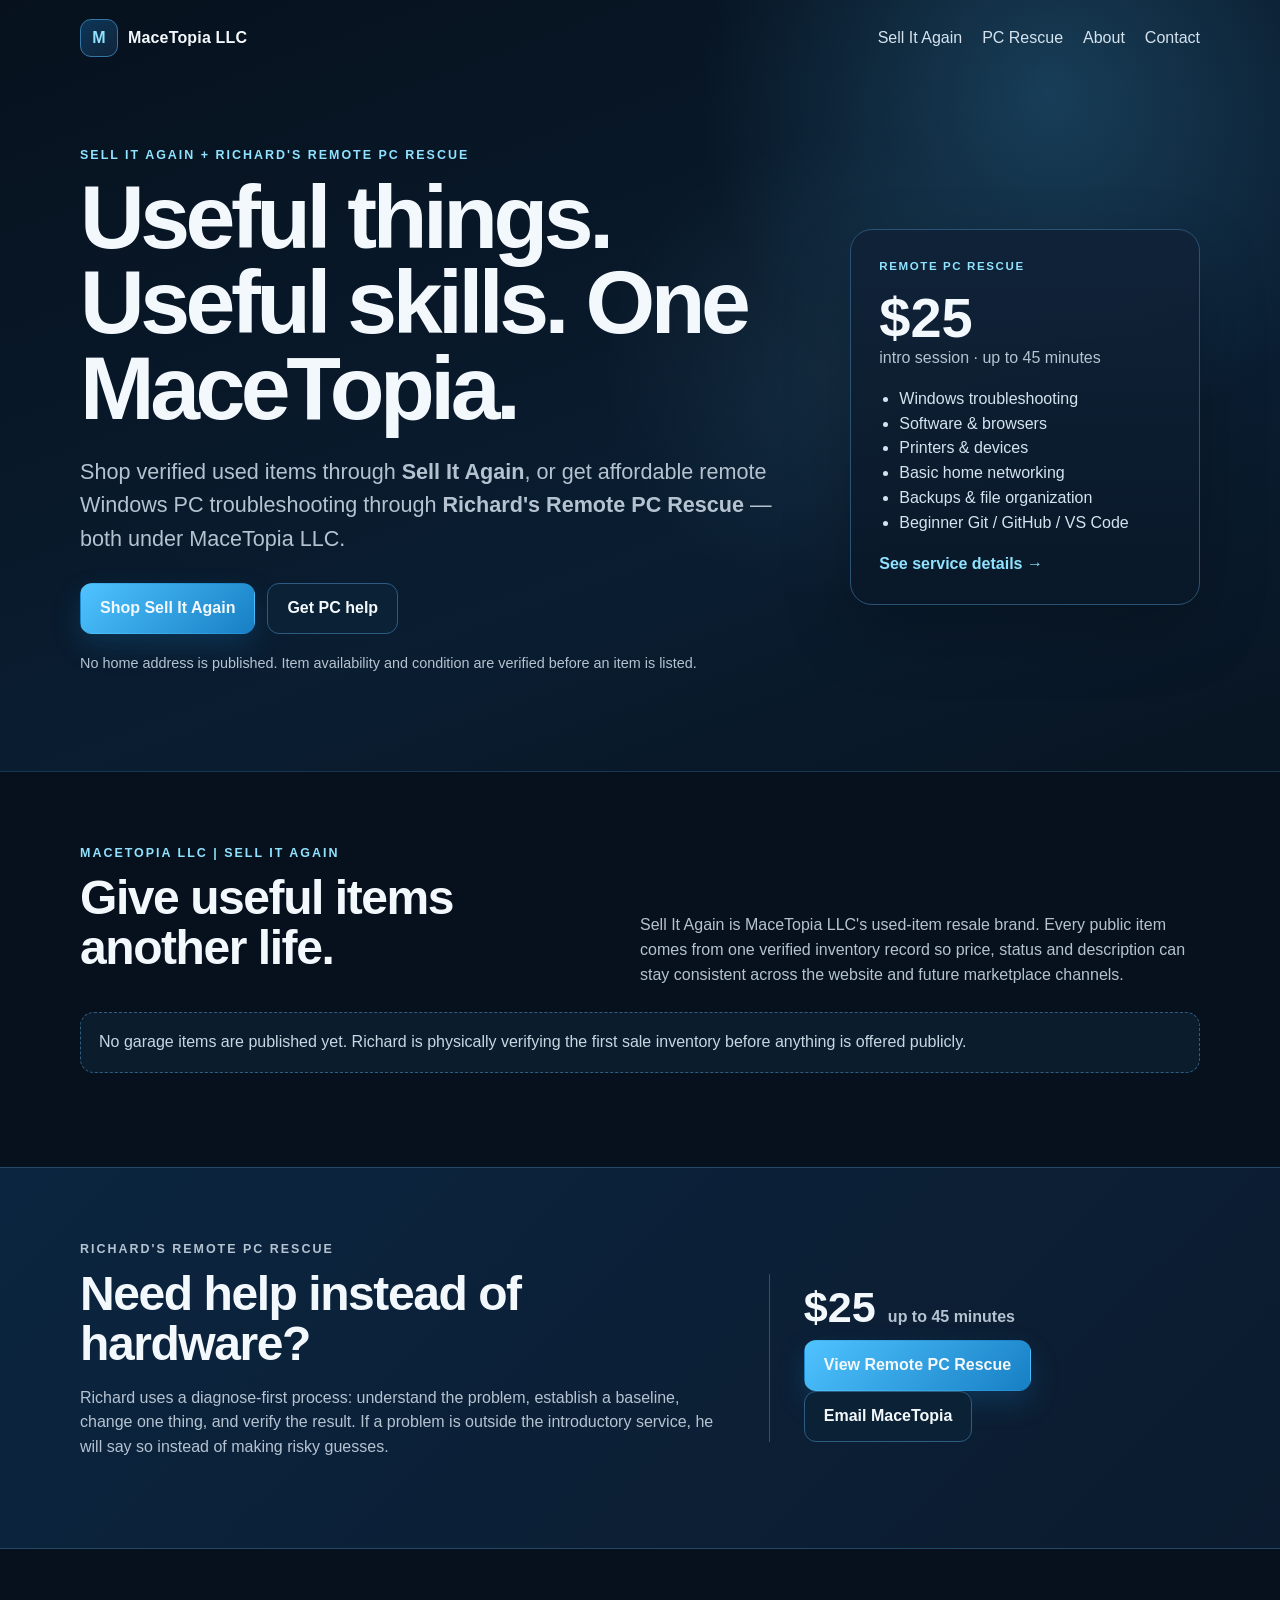
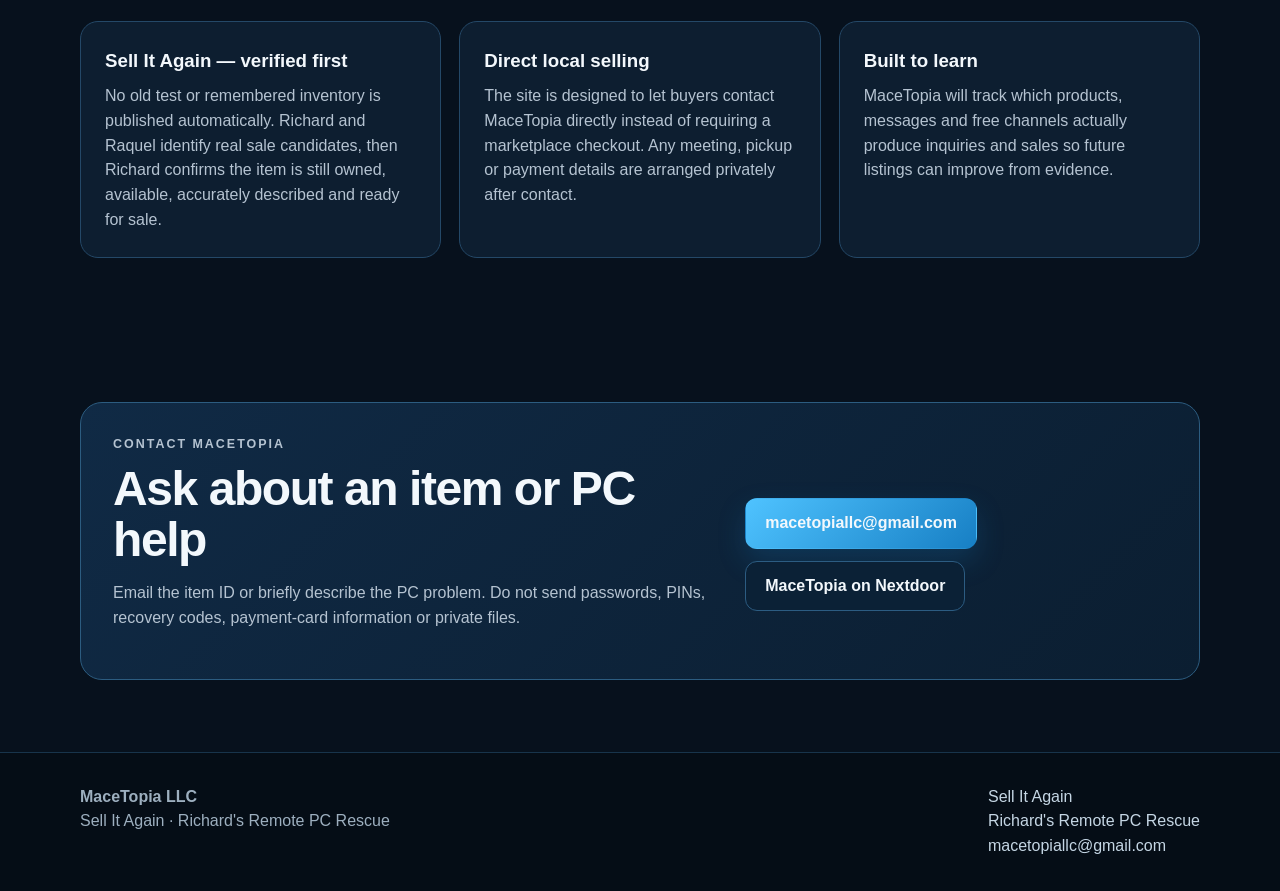
<file: macetopia/index.html>
<!doctype html>
<html lang="en">
<head>
  <meta charset="utf-8">
  <meta name="viewport" content="width=device-width,initial-scale=1">
  <meta name="description" content="MaceTopia LLC — home of Sell It Again for verified used-item sales and Richard's Remote PC Rescue for affordable Windows PC help.">
  <meta name="theme-color" content="#081523">
  <title>MaceTopia LLC | Sell It Again + Richard's Remote PC Rescue</title>
  <link rel="stylesheet" href="./styles.css">
</head>
<body>
<header class="hero">
  <nav class="nav wrap" aria-label="Primary navigation">
    <a class="brand" href="./"><span class="mark">M</span><span>MaceTopia LLC</span></a>
    <div class="links">
      <a href="../sell-it-again/">Sell It Again</a>
      <a href="#services">PC Rescue</a>
      <a href="#about">About</a>
      <a href="#contact">Contact</a>
    </div>
  </nav>

  <div class="wrap hero-grid">
    <div>
      <p class="eyebrow">SELL IT AGAIN + RICHARD'S REMOTE PC RESCUE</p>
      <h1>Useful things. Useful skills. One MaceTopia.</h1>
      <p class="lead">Shop verified used items through <strong>Sell It Again</strong>, or get affordable remote Windows PC troubleshooting through <strong>Richard's Remote PC Rescue</strong> — both under MaceTopia LLC.</p>
      <div class="actions">
        <a class="btn primary" href="../sell-it-again/">Shop Sell It Again</a>
        <a class="btn secondary" href="../remote-pc-rescue/">Get PC help</a>
      </div>
      <p class="small">No home address is published. Item availability and condition are verified before an item is listed.</p>
    </div>
    <aside class="hero-card">
      <div class="hero-card-label">REMOTE PC RESCUE</div>
      <div class="price">$25</div>
      <div class="muted">intro session · up to 45 minutes</div>
      <ul>
        <li>Windows troubleshooting</li>
        <li>Software & browsers</li>
        <li>Printers & devices</li>
        <li>Basic home networking</li>
        <li>Backups & file organization</li>
        <li>Beginner Git / GitHub / VS Code</li>
      </ul>
      <a class="text-link" href="../remote-pc-rescue/">See service details →</a>
    </aside>
  </div>
</header>

<main>
  <section id="shop" class="section wrap">
    <div class="section-head">
      <div>
        <p class="eyebrow">MACETOPIA LLC | SELL IT AGAIN</p>
        <h2>Give useful items another life.</h2>
      </div>
      <p class="section-note">Sell It Again is MaceTopia LLC's used-item resale brand. Every public item comes from one verified inventory record so price, status and description can stay consistent across the website and future marketplace channels.</p>
    </div>

    <div id="inventory-status" class="notice">Loading current inventory…</div>
    <div id="inventory-grid" class="inventory-grid" aria-live="polite"></div>
  </section>

  <section id="services" class="section service-band">
    <div class="wrap service-grid">
      <div>
        <p class="eyebrow">RICHARD'S REMOTE PC RESCUE</p>
        <h2>Need help instead of hardware?</h2>
        <p>Richard uses a diagnose-first process: understand the problem, establish a baseline, change one thing, and verify the result. If a problem is outside the introductory service, he will say so instead of making risky guesses.</p>
      </div>
      <div class="service-action">
        <div class="big">$25 <span>up to 45 minutes</span></div>
        <a class="btn primary" href="../remote-pc-rescue/">View Remote PC Rescue</a>
        <a class="btn secondary" href="https://mail.google.com/mail/?view=cm&amp;fs=1&amp;to=macetopiallc%40gmail.com&amp;su=Remote%20PC%20Rescue%20Request">Email MaceTopia</a>
      </div>
    </div>
  </section>

  <section id="about" class="section wrap">
    <div class="three">
      <article class="info-card">
        <h3>Sell It Again — verified first</h3>
        <p>No old test or remembered inventory is published automatically. Richard and Raquel identify real sale candidates, then Richard confirms the item is still owned, available, accurately described and ready for sale.</p>
      </article>
      <article class="info-card">
        <h3>Direct local selling</h3>
        <p>The site is designed to let buyers contact MaceTopia directly instead of requiring a marketplace checkout. Any meeting, pickup or payment details are arranged privately after contact.</p>
      </article>
      <article class="info-card">
        <h3>Built to learn</h3>
        <p>MaceTopia will track which products, messages and free channels actually produce inquiries and sales so future listings can improve from evidence.</p>
      </article>
    </div>
  </section>

  <section id="contact" class="section wrap">
    <div class="contact">
      <div>
        <p class="eyebrow">CONTACT MACETOPIA</p>
        <h2>Ask about an item or PC help</h2>
        <p>Email the item ID or briefly describe the PC problem. Do not send passwords, PINs, recovery codes, payment-card information or private files.</p>
      </div>
      <div class="actions">
        <a class="btn primary" href="https://mail.google.com/mail/?view=cm&amp;fs=1&amp;to=macetopiallc%40gmail.com&amp;su=MaceTopia%20Inquiry">macetopiallc@gmail.com</a>
        <a class="btn secondary" href="https://nextdoor.com/page/macetopia-llc-richards-remote-pc-rescue-murray-ut/" target="_blank" rel="noopener">MaceTopia on Nextdoor</a>
      </div>
    </div>
  </section>
</main>

<footer>
  <div class="wrap footer">
    <div><strong>MaceTopia LLC</strong><br><span>Sell It Again · Richard's Remote PC Rescue</span></div>
    <div><a href="../sell-it-again/">Sell It Again</a><br><a href="../remote-pc-rescue/">Richard's Remote PC Rescue</a><br><a href="https://mail.google.com/mail/?view=cm&amp;fs=1&amp;to=macetopiallc%40gmail.com&amp;su=MaceTopia%20Inquiry">macetopiallc@gmail.com</a></div>
  </div>
</footer>
<script src="./app.js"></script>
</body>
</html>
</file>
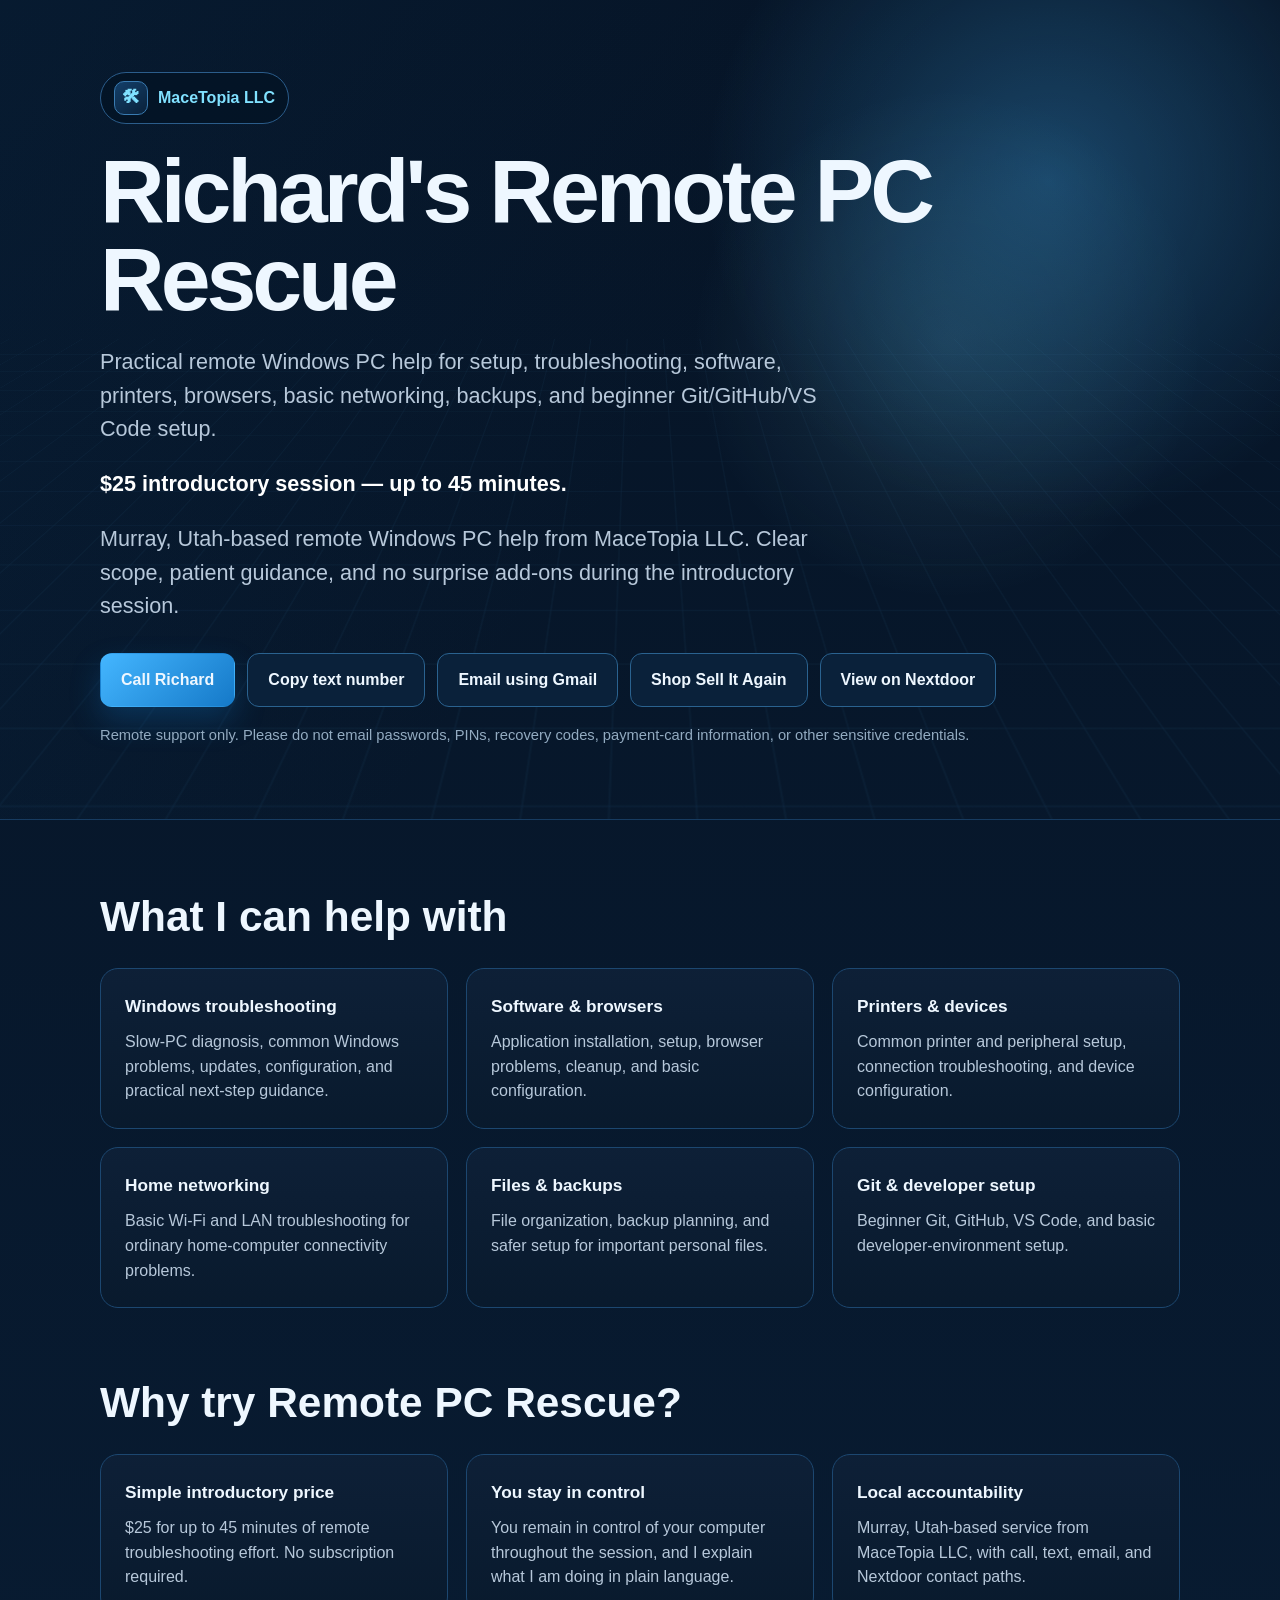
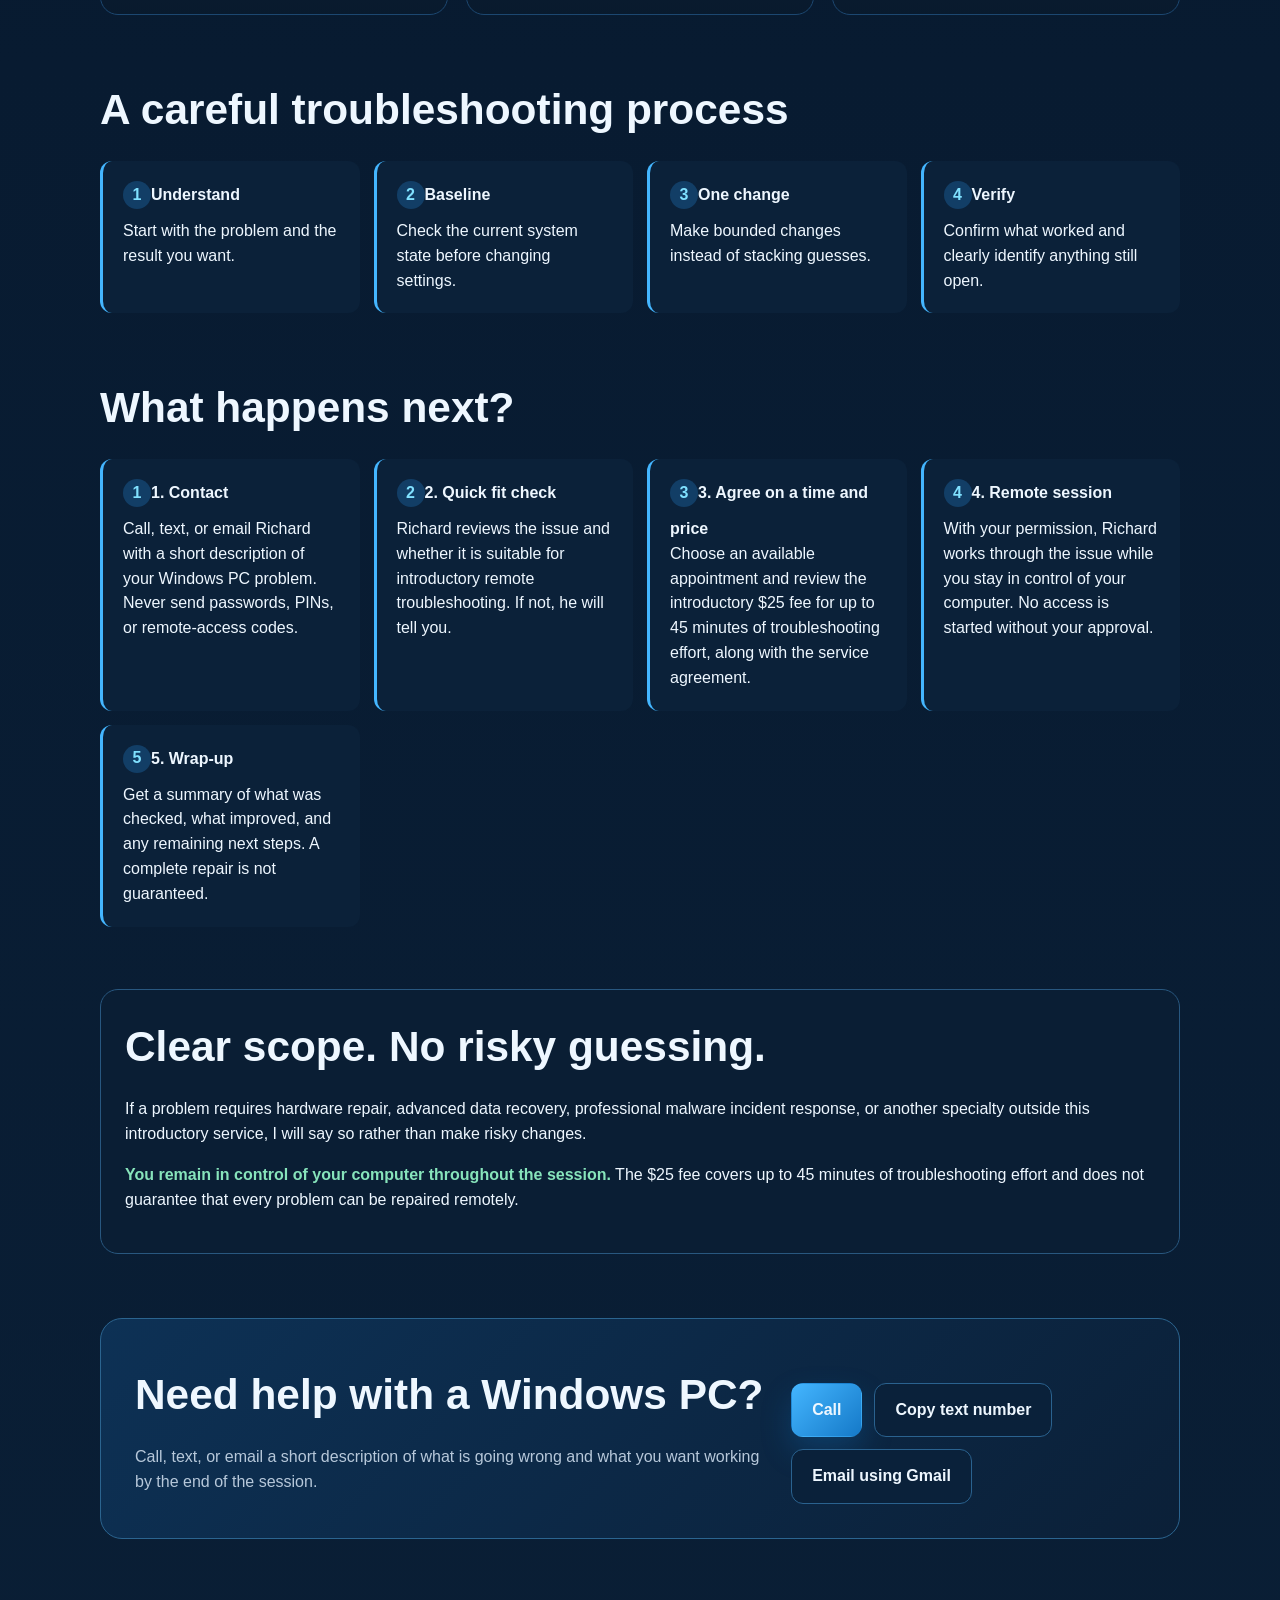
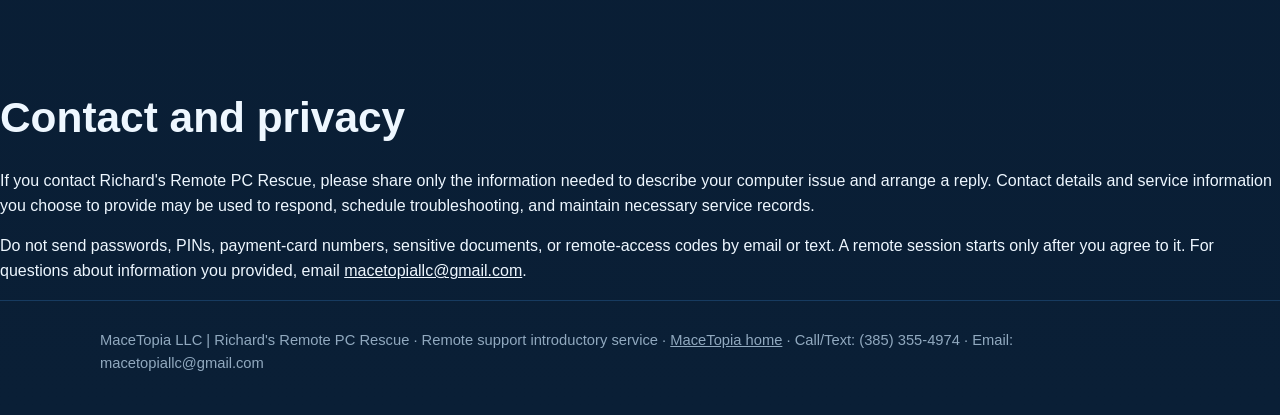
<file: remote-pc-rescue/index.html>
<!doctype html>
<html lang="en">
<head>
  <meta charset="utf-8">
  <meta name="viewport" content="width=device-width,initial-scale=1">
  <meta name="description" content="Richard's Remote PC Rescue — affordable remote Windows PC troubleshooting and setup from MaceTopia LLC.">
  <meta name="theme-color" content="#071b33">
  <title>Richard's Remote PC Rescue | MaceTopia LLC</title>
  <style>
    :root{--bg:#061426;--bg2:#0b2747;--card:#0e2037;--line:#1f4b78;--text:#eef7ff;--muted:#b7c8da;--accent:#44b6ff;--accent2:#80e1ff;--good:#87e4bb}
    *{box-sizing:border-box}
    html{scroll-behavior:smooth}
    body{margin:0;font-family:Inter,Segoe UI,Arial,sans-serif;background:linear-gradient(180deg,var(--bg),#081b31 46%,#0a1f36);color:var(--text);line-height:1.55}
    a{color:inherit}
    .wrap{width:min(1080px,92vw);margin:auto}
    header{min-height:66vh;display:grid;align-items:center;position:relative;overflow:hidden;border-bottom:1px solid #173b60}
    header:before{content:"";position:absolute;inset:0;background:
      radial-gradient(circle at 82% 22%,rgba(68,182,255,.30),transparent 28%),
      radial-gradient(circle at 74% 42%,rgba(128,225,255,.14),transparent 24%),
      linear-gradient(125deg,rgba(13,64,106,.15),transparent 52%);}
    header:after{content:"";position:absolute;inset:-20%;background-image:linear-gradient(rgba(68,182,255,.055) 1px,transparent 1px),linear-gradient(90deg,rgba(68,182,255,.055) 1px,transparent 1px);background-size:44px 44px;transform:perspective(700px) rotateX(60deg) translateY(35%);opacity:.7}
    .hero{position:relative;z-index:1;padding:72px 0}
    .brand{display:inline-flex;gap:10px;align-items:center;padding:8px 13px;border:1px solid #2b5d8b;border-radius:999px;background:rgba(3,18,34,.62);color:var(--accent2);font-weight:700}
    .mark{width:34px;height:34px;border-radius:10px;display:grid;place-items:center;background:linear-gradient(145deg,#133f69,#0a213a);border:1px solid #397bb1;font-size:18px}
    h1{font-size:clamp(2.5rem,7vw,5.8rem);line-height:.98;letter-spacing:-.045em;margin:24px 0 20px;max-width:900px}
    .sub{font-size:clamp(1.08rem,2.2vw,1.35rem);color:var(--muted);max-width:760px}
    .price{color:#fff;font-weight:800}
    .actions{display:flex;flex-wrap:wrap;gap:12px;margin-top:30px}
    .btn{display:inline-flex;align-items:center;justify-content:center;padding:14px 20px;border-radius:12px;text-decoration:none;font-weight:800;border:1px solid transparent}
    .primary{background:linear-gradient(135deg,var(--accent),#1579c8);box-shadow:0 14px 30px rgba(18,125,204,.26)}
    .secondary{border-color:#2a628f;background:#0a213a}
    .note{font-size:.92rem;color:#93abc1;margin-top:17px}
    main{padding:64px 0 84px}
    h2{font-size:clamp(1.8rem,4vw,2.65rem);margin:0 0 18px}
    .grid{display:grid;grid-template-columns:repeat(3,1fr);gap:18px}
    .card{background:linear-gradient(180deg,rgba(14,32,55,.96),rgba(9,26,45,.96));border:1px solid #1c4770;border-radius:18px;padding:24px}
    .card h3{margin:0 0 10px;font-size:1.08rem}
    .card p{margin:0;color:var(--muted)}
    .section{margin-top:62px}
    .steps{display:grid;grid-template-columns:repeat(4,1fr);gap:14px;counter-reset:step}
    .step{padding:20px;border-left:3px solid var(--accent);background:#0b2139;border-radius:12px}
    .step:before{counter-increment:step;content:counter(step);display:inline-grid;place-items:center;width:28px;height:28px;border-radius:50%;background:#123e66;color:var(--accent2);font-weight:800;margin-bottom:10px}
    .boundary{border:1px solid #28577f;background:#0a1e34;border-radius:18px;padding:24px}
    .boundary strong{color:var(--good)}
    .cta{margin-top:64px;padding:34px;border-radius:22px;background:linear-gradient(135deg,#0d3155,#0b2038);border:1px solid #2b648f;display:flex;gap:24px;align-items:center;justify-content:space-between}
    .cta p{margin:8px 0 0;color:var(--muted)}
    footer{border-top:1px solid #173b60;padding:28px 0 40px;color:#91a9bf;font-size:.92rem}
    @media(max-width:820px){.grid{grid-template-columns:1fr 1fr}.steps{grid-template-columns:1fr 1fr}.cta{display:block}.cta .actions{margin-top:22px}}
    @media(max-width:560px){.grid,.steps{grid-template-columns:1fr}header{min-height:auto}.hero{padding:54px 0}.card{padding:20px}}
  </style>
</head>
<body>
<header>
  <div class="wrap hero">
    <a class="brand" href="../macetopia/" style="text-decoration:none"><span class="mark">🛠</span> MaceTopia LLC</a>
    <h1>Richard's Remote PC Rescue</h1>
    <p class="sub">Practical remote Windows PC help for setup, troubleshooting, software, printers, browsers, basic networking, backups, and beginner Git/GitHub/VS Code setup.</p>
    <p class="sub price">$25 introductory session — up to 45 minutes.</p>
    <p class="sub">Murray, Utah-based remote Windows PC help from MaceTopia LLC. Clear scope, patient guidance, and no surprise add-ons during the introductory session.</p>
    <div class="actions">
      <a class="btn primary" href="tel:+13853554974">Call Richard</a>
      <a class="btn secondary" href="sms:+13853554974">Text Richard</a>
      <a class="btn secondary" href="https://mail.google.com/mail/?view=cm&fs=1&to=macetopiallc%40gmail.com&su=Remote%20PC%20Rescue%20Request" target="_blank" rel="noopener noreferrer">Email using Gmail</a>
      <a class="btn secondary" href="../sell-it-again/">Shop Sell It Again</a>
      <a class="btn secondary" href="https://nextdoor.com/page/macetopia-llc-richards-remote-pc-rescue-murray-ut/" target="_blank" rel="noopener">View on Nextdoor</a>
    </div>
    <div class="note">Remote support only. Please do not email passwords, PINs, recovery codes, payment-card information, or other sensitive credentials.</div>
  </div>
</header>

<main class="wrap">
  <section>
    <h2>What I can help with</h2>
    <div class="grid">
      <div class="card"><h3>Windows troubleshooting</h3><p>Slow-PC diagnosis, common Windows problems, updates, configuration, and practical next-step guidance.</p></div>
      <div class="card"><h3>Software & browsers</h3><p>Application installation, setup, browser problems, cleanup, and basic configuration.</p></div>
      <div class="card"><h3>Printers & devices</h3><p>Common printer and peripheral setup, connection troubleshooting, and device configuration.</p></div>
      <div class="card"><h3>Home networking</h3><p>Basic Wi-Fi and LAN troubleshooting for ordinary home-computer connectivity problems.</p></div>
      <div class="card"><h3>Files & backups</h3><p>File organization, backup planning, and safer setup for important personal files.</p></div>
      <div class="card"><h3>Git & developer setup</h3><p>Beginner Git, GitHub, VS Code, and basic developer-environment setup.</p></div>
    </div>
  </section>

  <section class="section">
    <h2>Why try Remote PC Rescue?</h2>
    <div class="grid">
      <div class="card"><h3>Simple introductory price</h3><p>$25 for up to 45 minutes of remote troubleshooting effort. No subscription required.</p></div>
      <div class="card"><h3>You stay in control</h3><p>You remain in control of your computer throughout the session, and I explain what I am doing in plain language.</p></div>
      <div class="card"><h3>Local accountability</h3><p>Murray, Utah-based service from MaceTopia LLC, with call, text, email, and Nextdoor contact paths.</p></div>
    </div>
  </section>

  <section class="section">
    <h2>A careful troubleshooting process</h2>
    <div class="steps">
      <div class="step"><strong>Understand</strong><br>Start with the problem and the result you want.</div>
      <div class="step"><strong>Baseline</strong><br>Check the current system state before changing settings.</div>
      <div class="step"><strong>One change</strong><br>Make bounded changes instead of stacking guesses.</div>
      <div class="step"><strong>Verify</strong><br>Confirm what worked and clearly identify anything still open.</div>
    </div>
  </section>

  <section class="section" id="what-happens-next">
    <h2>What happens next?</h2>
    <div class="steps">
      <div class="step"><strong>1. Contact</strong><br>Call, text, or email Richard with a short description of your Windows PC problem. Never send passwords, PINs, or remote-access codes.</div>
      <div class="step"><strong>2. Quick fit check</strong><br>Richard reviews the issue and whether it is suitable for introductory remote troubleshooting. If not, he will tell you.</div>
      <div class="step"><strong>3. Agree on a time and price</strong><br>Choose an available appointment and review the introductory $25 fee for up to 45 minutes of troubleshooting effort, along with the service agreement.</div>
      <div class="step"><strong>4. Remote session</strong><br>With your permission, Richard works through the issue while you stay in control of your computer. No access is started without your approval.</div>
      <div class="step"><strong>5. Wrap-up</strong><br>Get a summary of what was checked, what improved, and any remaining next steps. A complete repair is not guaranteed.</div>
    </div>
  </section>

  <section class="section boundary">
    <h2>Clear scope. No risky guessing.</h2>
    <p>If a problem requires hardware repair, advanced data recovery, professional malware incident response, or another specialty outside this introductory service, I will say so rather than make risky changes.</p>
    <p><strong>You remain in control of your computer throughout the session.</strong> The $25 fee covers up to 45 minutes of troubleshooting effort and does not guarantee that every problem can be repaired remotely.</p>
  </section>

  <section class="cta">
    <div>
      <h2>Need help with a Windows PC?</h2>
      <p>Call, text, or email a short description of what is going wrong and what you want working by the end of the session.</p>
    </div>
    <div class="actions">
      <a class="btn primary" href="tel:+13853554974">Call</a>
      <a class="btn secondary" href="sms:+13853554974">Text</a>
      <a class="btn secondary" href="https://mail.google.com/mail/?view=cm&fs=1&to=macetopiallc%40gmail.com&su=Remote%20PC%20Rescue%20Request&body=Main%20problem%3A%0AWindows%20version%20(if%20known)%3A%0ACan%20you%20still%20sign%20in%3F%3A%0AWhat%20would%20a%20successful%20session%20look%20like%3F%3A" target="_blank" rel="noopener noreferrer">Email using Gmail</a>
    </div>
  </section>
</main>

  <section class="section" id="privacy">
    <h2>Contact and privacy</h2>
    <p>If you contact Richard's Remote PC Rescue, please share only the information needed to describe your computer issue and arrange a reply. Contact details and service information you choose to provide may be used to respond, schedule troubleshooting, and maintain necessary service records.</p>
    <p>Do not send passwords, PINs, payment-card numbers, sensitive documents, or remote-access codes by email or text. A remote session starts only after you agree to it. For questions about information you provided, email <a href="https://mail.google.com/mail/?view=cm&fs=1&to=macetopiallc%40gmail.com&su=Remote%20PC%20Rescue%20Privacy%20Question" target="_blank" rel="noopener noreferrer">macetopiallc@gmail.com</a>.</p>
  </section>

<footer>
  <div class="wrap">MaceTopia LLC | Richard's Remote PC Rescue · Remote support introductory service · <a href="../macetopia/">MaceTopia home</a> · Call/Text: (385) 355-4974 · Email: macetopiallc@gmail.com</div>
</footer>

<script>
(function () {
  // On phones, sms: opens the user's messaging app. On desktop Windows,
  // no SMS app is guaranteed: copy the business number instead of
  // invoking an unusable operating-system app chooser.
  if (/Android|iPhone|iPad|iPod|Mobile/i.test(navigator.userAgent)) return;
  document.querySelectorAll('a[href^="sms:+13853554974"]').forEach(function (link) {
    link.textContent = 'Copy text number';
    link.setAttribute('title', 'Copy (385) 355-4974 to text from your phone');
    link.addEventListener('click', async function (event) {
      event.preventDefault();
      try {
        await navigator.clipboard.writeText('(385) 355-4974');
        link.textContent = 'Number copied!';
      } catch (err) {
        window.prompt('Copy this number to text from your phone:', '(385) 355-4974');
        link.textContent = 'Copy text number';
      }
    });
  });
}());
</script>
</body>
</html>
</file>
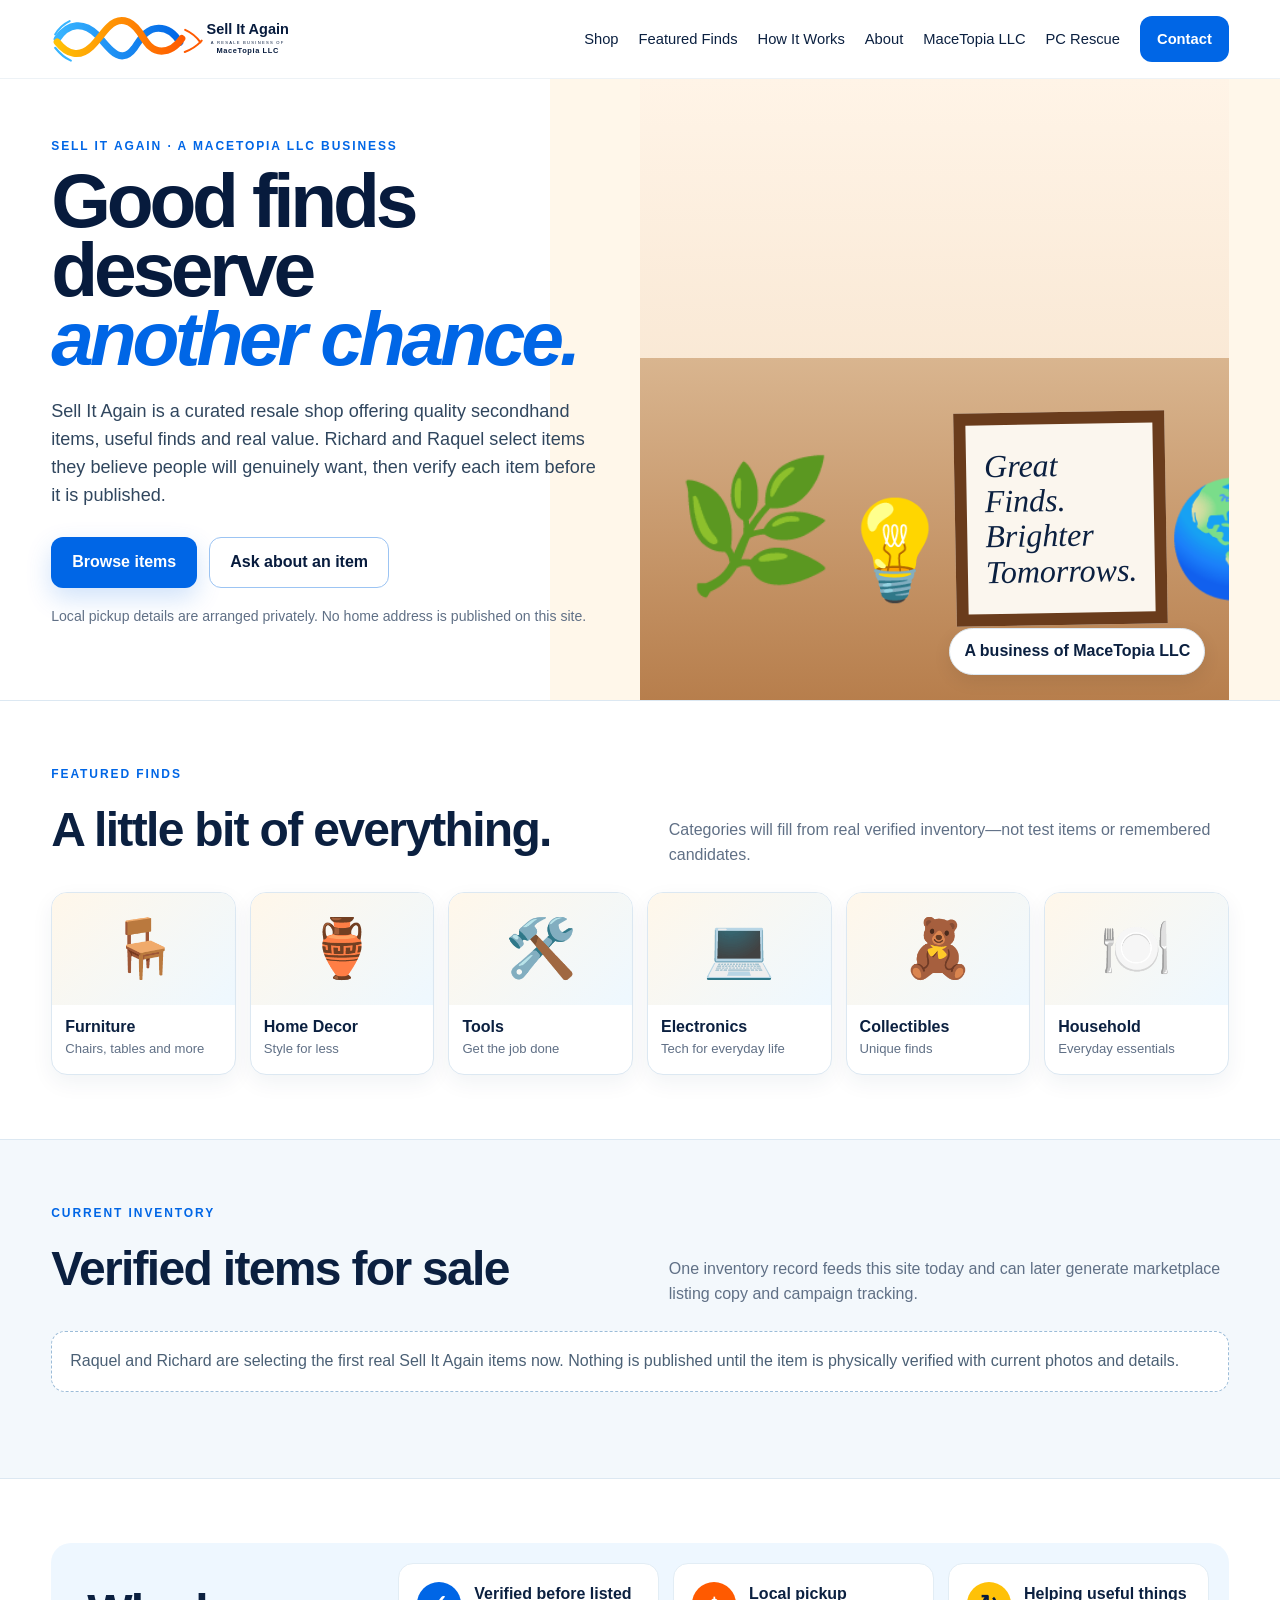
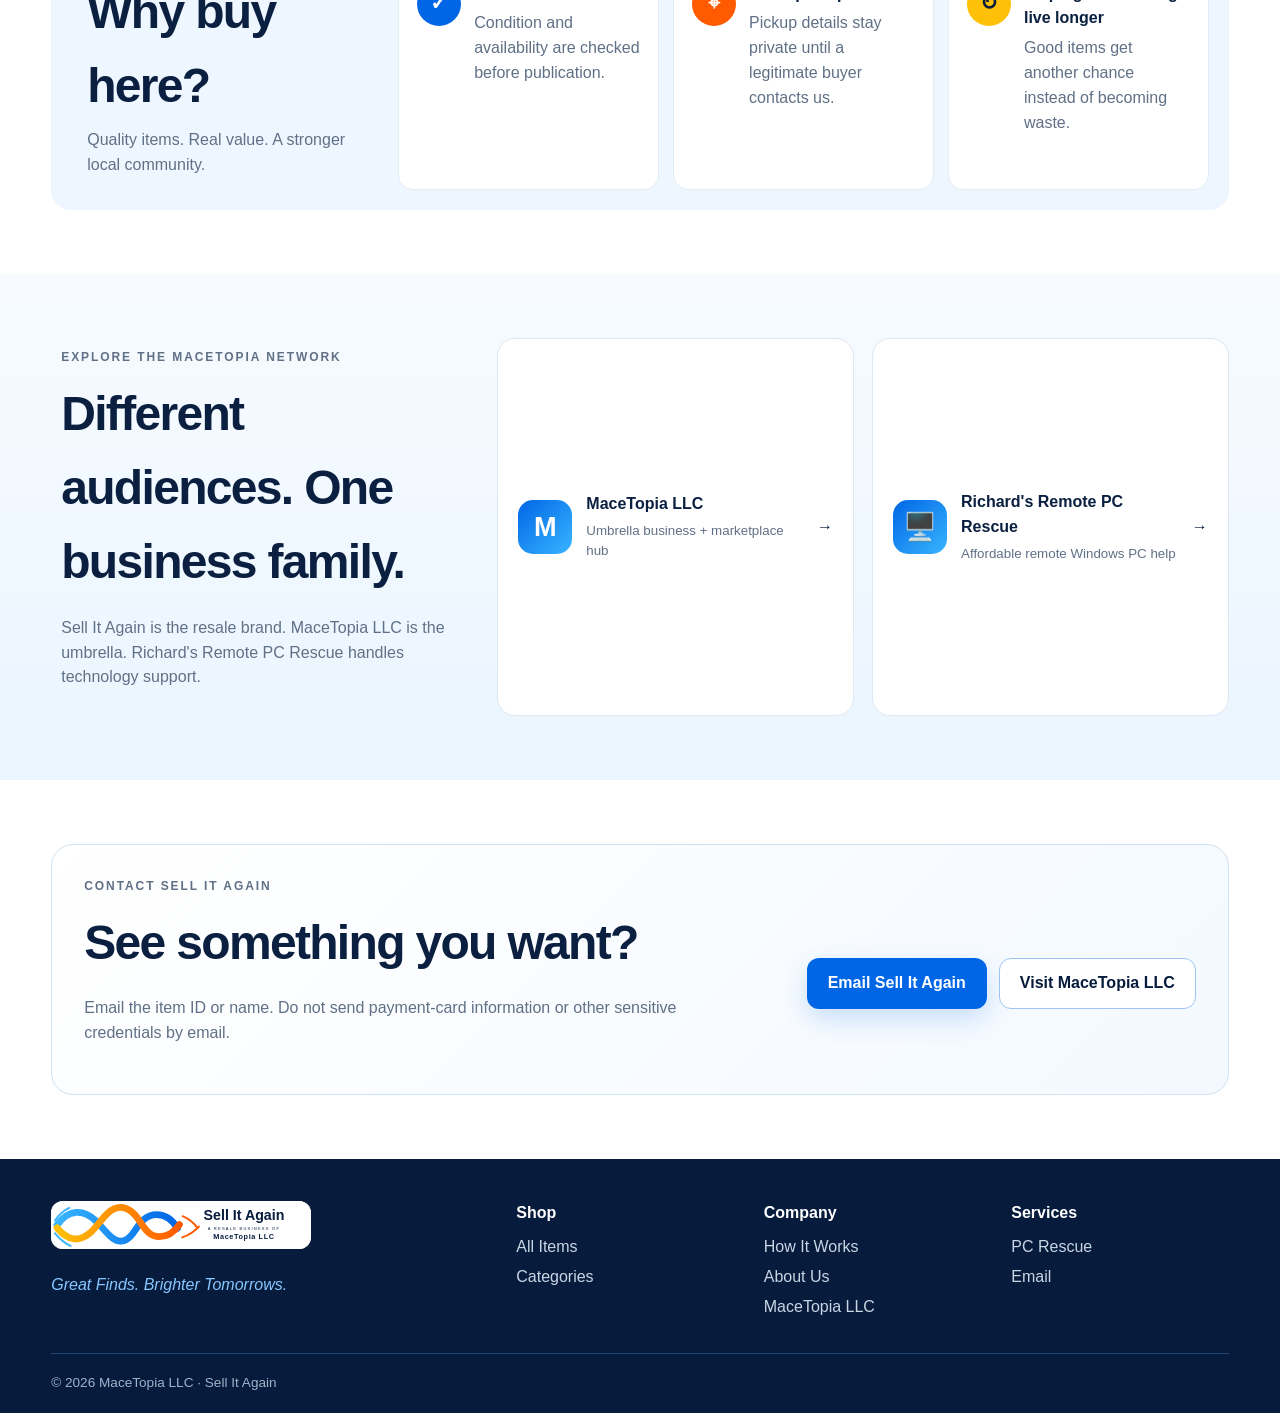
<file: sell-it-again/index.html>
<!doctype html>
<html lang="en">
<head>
<meta charset="utf-8">
<meta name="viewport" content="width=device-width,initial-scale=1">
<meta name="description" content="Sell It Again — a MaceTopia LLC resale business offering verified pre-owned items, local finds and practical value.">
<meta name="theme-color" content="#ffffff">
<title>Sell It Again | A MaceTopia LLC Resale Business</title>
<link rel="stylesheet" href="./styles.css">
</head>
<body>
<header class="site-header">
  <div class="wrap nav">
    <a href="./" class="logo-link"><img src="./logo.svg" alt="Sell It Again — a resale business of MaceTopia LLC"></a>
    <nav aria-label="Primary">
      <a href="#shop">Shop</a>
      <a href="#featured">Featured Finds</a>
      <a href="#how">How It Works</a>
      <a href="#about">About</a>
      <a href="../macetopia/">MaceTopia LLC</a>
      <a href="../remote-pc-rescue/">PC Rescue</a>
      <a class="nav-cta" href="#contact">Contact</a>
    </nav>
  </div>
</header>

<main>
<section class="hero">
  <div class="wrap hero-grid">
    <div class="hero-copy">
      <p class="eyebrow">SELL IT AGAIN · A MACETOPIA LLC BUSINESS</p>
      <h1>Good finds deserve <span>another chance.</span></h1>
      <p class="lead">Sell It Again is a curated resale shop offering quality secondhand items, useful finds and real value. Richard and Raquel select items they believe people will genuinely want, then verify each item before it is published.</p>
      <div class="actions">
        <a class="btn primary" href="#shop">Browse items</a>
        <a class="btn secondary" href="#contact">Ask about an item</a>
      </div>
      <p class="micro">Local pickup details are arranged privately. No home address is published on this site.</p>
    </div>
    <div class="hero-scene" aria-hidden="true">
      <div class="sun"></div>
      <div class="shelf">
        <div class="plant"></div>
        <div class="lamp"></div>
        <div class="frame">Great<br>Finds.<br>Brighter<br>Tomorrows.</div>
        <div class="globe">🌎</div>
        <div class="camera">📷</div>
        <div class="mug">☕</div>
      </div>
      <div class="badge">A business of MaceTopia LLC</div>
    </div>
  </div>
</section>

<section id="featured" class="section wrap">
  <div class="section-head">
    <div><p class="eyebrow">FEATURED FINDS</p><h2>A little bit of everything.</h2></div>
    <p>Categories will fill from real verified inventory—not test items or remembered candidates.</p>
  </div>
  <div class="category-grid">
    <div class="category"><div class="cat-icon">🪑</div><strong>Furniture</strong><span>Chairs, tables and more</span></div>
    <div class="category"><div class="cat-icon">🏺</div><strong>Home Decor</strong><span>Style for less</span></div>
    <div class="category"><div class="cat-icon">🛠️</div><strong>Tools</strong><span>Get the job done</span></div>
    <div class="category"><div class="cat-icon">💻</div><strong>Electronics</strong><span>Tech for everyday life</span></div>
    <div class="category"><div class="cat-icon">🧸</div><strong>Collectibles</strong><span>Unique finds</span></div>
    <div class="category"><div class="cat-icon">🍽️</div><strong>Household</strong><span>Everyday essentials</span></div>
  </div>
</section>

<section id="shop" class="section shop-section">
  <div class="wrap">
    <div class="section-head">
      <div><p class="eyebrow">CURRENT INVENTORY</p><h2>Verified items for sale</h2></div>
      <p>One inventory record feeds this site today and can later generate marketplace listing copy and campaign tracking.</p>
    </div>
    <div id="inventory-status" class="notice">Loading inventory…</div>
    <div id="inventory-grid" class="inventory-grid" aria-live="polite"></div>
  </div>
</section>

<section id="how" class="section wrap">
  <div class="trust">
    <div class="trust-intro"><h2>Why buy here?</h2><p>Quality items. Real value. A stronger local community.</p></div>
    <div class="trust-card"><b>✓</b><div><strong>Verified before listed</strong><p>Condition and availability are checked before publication.</p></div></div>
    <div class="trust-card"><b>⌖</b><div><strong>Local pickup</strong><p>Pickup details stay private until a legitimate buyer contacts us.</p></div></div>
    <div class="trust-card"><b>↻</b><div><strong>Helping useful things live longer</strong><p>Good items get another chance instead of becoming waste.</p></div></div>
  </div>
</section>

<section id="about" class="section network-band">
  <div class="wrap network">
    <div><p class="eyebrow">EXPLORE THE MACETOPIA NETWORK</p><h2>Different audiences. One business family.</h2><p>Sell It Again is the resale brand. MaceTopia LLC is the umbrella. Richard's Remote PC Rescue handles technology support.</p></div>
    <a class="network-card" href="../macetopia/"><span class="network-icon">M</span><span><strong>MaceTopia LLC</strong><small>Umbrella business + marketplace hub</small></span><b>→</b></a>
    <a class="network-card" href="../remote-pc-rescue/"><span class="network-icon">🖥️</span><span><strong>Richard's Remote PC Rescue</strong><small>Affordable remote Windows PC help</small></span><b>→</b></a>
  </div>
</section>

<section id="contact" class="section wrap">
  <div class="contact-card">
    <div><p class="eyebrow">CONTACT SELL IT AGAIN</p><h2>See something you want?</h2><p>Email the item ID or name. Do not send payment-card information or other sensitive credentials by email.</p></div>
    <div class="actions">
      <a class="btn primary" href="https://mail.google.com/mail/?view=cm&amp;fs=1&amp;to=macetopiallc%40gmail.com&amp;su=Sell%20It%20Again%20Item%20Inquiry">Email Sell It Again</a>
      <a class="btn secondary" href="../macetopia/">Visit MaceTopia LLC</a>
    </div>
  </div>
</section>
</main>

<footer>
  <div class="wrap footer-grid">
    <div><img src="./logo.svg" alt="" class="footer-logo"><p>Great Finds. Brighter Tomorrows.</p></div>
    <div><strong>Shop</strong><a href="#shop">All Items</a><a href="#featured">Categories</a></div>
    <div><strong>Company</strong><a href="#how">How It Works</a><a href="#about">About Us</a><a href="../macetopia/">MaceTopia LLC</a></div>
    <div><strong>Services</strong><a href="../remote-pc-rescue/">PC Rescue</a><a href="https://mail.google.com/mail/?view=cm&amp;fs=1&amp;to=macetopiallc%40gmail.com&amp;su=Sell%20It%20Again%20Inquiry">Email</a></div>
  </div>
  <div class="wrap footer-bottom">© 2026 MaceTopia LLC · Sell It Again</div>
</footer>
<script src="./app.js"></script>
</body>
</html>
</file>
<file: macetopia/styles.css>
:root{
  --bg:#07111d;--bg2:#0b1b2d;--panel:#102238;--panel2:#0c1a2a;
  --line:#244766;--text:#f3f8fc;--muted:#b5c3d1;--accent:#4fc3ff;
  --accent2:#8fe3ff;--good:#93e6bd;--gold:#f2c970;
}
*{box-sizing:border-box}
html{scroll-behavior:smooth}
body{margin:0;font-family:Inter,Segoe UI,Arial,sans-serif;background:var(--bg);color:var(--text);line-height:1.55}
a{color:inherit}
.wrap{width:min(1120px,92vw);margin:auto}
.hero{background:
  radial-gradient(circle at 82% 12%,rgba(79,195,255,.22),transparent 28%),
  radial-gradient(circle at 65% 48%,rgba(143,227,255,.08),transparent 25%),
  linear-gradient(160deg,#06111d,#0a1d31 64%,#081522);
  border-bottom:1px solid #173650
}
.nav{min-height:76px;display:flex;align-items:center;justify-content:space-between;gap:24px}
.brand{display:flex;align-items:center;gap:10px;text-decoration:none;font-weight:850;letter-spacing:.01em}
.mark{width:38px;height:38px;display:grid;place-items:center;border-radius:11px;background:linear-gradient(145deg,#0c3658,#11243a);border:1px solid #3476a5;color:var(--accent2)}
.links{display:flex;flex-wrap:wrap;gap:20px;color:#d5e3ef}
.links a{text-decoration:none}
.hero-grid{display:grid;grid-template-columns:minmax(0,1.35fr) minmax(280px,.65fr);gap:44px;padding:70px 0 82px;align-items:center}
.eyebrow{margin:0 0 10px;color:var(--accent2);font-size:.78rem;font-weight:850;letter-spacing:.16em}
h1{font-size:clamp(3rem,7vw,6.4rem);line-height:.95;letter-spacing:-.05em;margin:0 0 24px;max-width:800px}
h2{font-size:clamp(2rem,4vw,3rem);line-height:1.05;letter-spacing:-.03em;margin:0 0 14px}
h3{margin:0 0 9px}
.lead{font-size:clamp(1.08rem,2vw,1.35rem);color:var(--muted);max-width:760px}
.small,.muted,.section-note{color:var(--muted)}
.small{font-size:.9rem;max-width:720px;margin-top:18px}
.actions{display:flex;flex-wrap:wrap;gap:12px;margin-top:28px}
.btn{display:inline-flex;align-items:center;justify-content:center;min-height:48px;padding:12px 19px;border-radius:12px;text-decoration:none;font-weight:850;border:1px solid transparent}
.primary{background:linear-gradient(135deg,var(--accent),#177fc4);box-shadow:0 12px 28px rgba(23,127,196,.22)}
.secondary{background:#0b2136;border-color:#2c5c82}
.hero-card{background:linear-gradient(180deg,rgba(16,34,56,.96),rgba(9,24,40,.96));border:1px solid #2a5274;border-radius:22px;padding:28px;box-shadow:0 26px 70px rgba(0,0,0,.2)}
.hero-card-label{font-size:.72rem;letter-spacing:.14em;color:var(--accent2);font-weight:850}
.price{font-size:3.5rem;font-weight:900;line-height:1;margin-top:14px}
.hero-card ul{padding-left:20px;color:#d5e3ef}
.text-link{color:var(--accent2);font-weight:800;text-decoration:none}
.section{padding:72px 0}
.section-head{display:flex;justify-content:space-between;gap:36px;align-items:end;margin-bottom:24px}
.section-note{max-width:560px;margin:0}
.notice{border:1px dashed #315d81;border-radius:14px;padding:17px 18px;color:#c9d7e3;background:#0b1c2d}
.inventory-grid{display:grid;grid-template-columns:repeat(3,1fr);gap:18px;margin-top:22px}
.item-card{border:1px solid #244866;background:linear-gradient(180deg,#102338,#0a1b2b);border-radius:18px;overflow:hidden}
.item-photo{aspect-ratio:4/3;background:linear-gradient(135deg,#122b43,#0c1825);display:grid;place-items:center;color:#86a1b7;font-weight:750}
.item-photo img{width:100%;height:100%;object-fit:cover}
.item-body{padding:20px}
.item-top{display:flex;align-items:start;justify-content:space-between;gap:14px}
.item-id{font-size:.75rem;color:#92a9bd;margin-top:3px}
.item-price{font-weight:900;color:var(--gold);font-size:1.25rem;white-space:nowrap}
.item-meta{display:flex;flex-wrap:wrap;gap:8px;margin:14px 0}
.tag{border:1px solid #315b7c;border-radius:999px;padding:5px 9px;color:#cbd9e5;font-size:.78rem}
.item-body p{color:var(--muted)}
.service-band{background:linear-gradient(135deg,#0b2540,#0c1b2e);border-top:1px solid #244967;border-bottom:1px solid #244967}
.service-grid{display:grid;grid-template-columns:1.2fr .8fr;gap:42px;align-items:center}
.service-grid p{color:var(--muted);max-width:720px}
.service-action{border-left:1px solid #2a5474;padding-left:34px}
.big{font-size:2.7rem;font-weight:900}
.big span{font-size:1rem;color:var(--muted);font-weight:650}
.three{display:grid;grid-template-columns:repeat(3,1fr);gap:18px}
.info-card{padding:24px;border:1px solid #244867;border-radius:18px;background:#0d1e30}
.info-card p{margin:0;color:var(--muted)}
.contact{padding:32px;border:1px solid #2c5c80;border-radius:22px;background:linear-gradient(135deg,#102a45,#0b1e31);display:flex;align-items:center;justify-content:space-between;gap:32px}
.contact p{color:var(--muted);max-width:660px}
footer{border-top:1px solid #18344b;background:#050d16;padding:32px 0;color:#9dafbf}
.footer{display:flex;justify-content:space-between;gap:24px}
.footer a{text-decoration:none;color:#c5d6e4}
@media(max-width:850px){
  .hero-grid,.service-grid{grid-template-columns:1fr}
  .inventory-grid,.three{grid-template-columns:1fr 1fr}
  .service-action{border-left:0;border-top:1px solid #2a5474;padding:26px 0 0}
  .contact{display:block}
}
@media(max-width:600px){
  .nav{align-items:flex-start;padding:18px 0}.links{gap:11px;font-size:.88rem;justify-content:flex-end}
  .hero-grid{padding:50px 0 62px}.inventory-grid,.three{grid-template-columns:1fr}
  .section{padding:56px 0}.section-head{display:block}.section-note{margin-top:14px}
  .footer{display:block}.footer>div+div{margin-top:18px}
}
</file>
<file: sell-it-again/styles.css>
:root{
 --navy:#071b3d;--blue:#0066e6;--sky:#39b5ff;--yellow:#ffc107;--orange:#ff5a00;
 --ink:#0b2040;--muted:#607086;--line:#dce8f2;--pale:#f3f8fc;--white:#fff;
}
*{box-sizing:border-box}html{scroll-behavior:smooth}body{margin:0;font-family:Inter,Segoe UI,Arial,sans-serif;color:var(--ink);background:#fff;line-height:1.55}a{color:inherit}.wrap{width:min(1200px,92vw);margin:auto}
.site-header{position:sticky;top:0;z-index:10;background:rgba(255,255,255,.96);backdrop-filter:blur(12px);border-bottom:1px solid #edf2f6}.nav{min-height:78px;display:flex;align-items:center;justify-content:space-between;gap:20px}.logo-link img{width:265px;max-height:62px;display:block}.nav nav{display:flex;align-items:center;gap:20px;font-size:.92rem}.nav nav a{text-decoration:none}.nav-cta{background:var(--blue);color:#fff;padding:12px 17px;border-radius:12px;font-weight:800}
.hero{background:linear-gradient(90deg,#fff 0 43%,#fff7ea 43% 100%);border-bottom:1px solid var(--line)}.hero-grid{display:grid;grid-template-columns:1fr 1fr;min-height:520px;align-items:stretch}.hero-copy{padding:58px 40px 58px 0;align-self:center}.eyebrow{font-size:.75rem;letter-spacing:.16em;font-weight:900;color:var(--blue);margin:0 0 10px}.hero h1{font-size:clamp(3.3rem,6vw,6.4rem);line-height:.9;letter-spacing:-.055em;margin:0 0 24px;color:var(--navy)}.hero h1 span{display:block;color:var(--blue);font-style:italic;font-weight:650}.lead{font-size:1.13rem;color:#30465e;max-width:650px}.actions{display:flex;flex-wrap:wrap;gap:12px;margin-top:28px}.btn{display:inline-flex;align-items:center;justify-content:center;min-height:48px;padding:12px 20px;border-radius:12px;text-decoration:none;font-weight:850;border:1px solid transparent}.primary{background:var(--blue);color:#fff;box-shadow:0 10px 26px rgba(0,102,230,.19)}.secondary{border-color:#9cc4f3;background:#fff;color:var(--navy)}.micro{font-size:.88rem;color:var(--muted);margin-top:18px}
.hero-scene{position:relative;overflow:hidden;background:linear-gradient(180deg,#fff4e7,#f3dbc0);min-height:520px}.sun{position:absolute;inset:auto auto 0 0;width:100%;height:55%;background:linear-gradient(#d9b58f,#b77e4c)}.shelf{position:absolute;left:6%;right:5%;bottom:12%;height:52%;display:flex;align-items:flex-end;justify-content:space-around}.plant,.lamp,.frame,.globe,.camera,.mug{position:relative;z-index:2}.plant:before{content:"🌿";font-size:8rem}.lamp:before{content:"💡";font-size:6rem}.frame{background:#fbf6ee;border:12px solid #6a3c1c;padding:24px 18px;font-family:Georgia,serif;font-style:italic;font-size:2rem;line-height:1.1;transform:rotate(-1deg)}.globe{font-size:7rem}.camera{font-size:4.5rem}.mug{font-size:3.5rem}.badge{position:absolute;right:4%;bottom:4%;background:#fff;border:1px solid var(--line);padding:10px 14px;border-radius:999px;font-weight:800;box-shadow:0 6px 18px rgba(0,0,0,.08)}
.section{padding:64px 0}.section-head{display:flex;align-items:end;justify-content:space-between;gap:30px;margin-bottom:24px}.section-head h2,.trust h2,.network h2,.contact-card h2{font-size:clamp(2rem,4vw,3rem);letter-spacing:-.035em;margin:0}.section-head>p{max-width:560px;color:var(--muted);margin:0}
.category-grid{display:grid;grid-template-columns:repeat(6,1fr);gap:14px}.category{border:1px solid var(--line);border-radius:16px;overflow:hidden;background:#fff;padding-bottom:14px;box-shadow:0 8px 22px rgba(8,46,84,.06)}.cat-icon{height:112px;display:grid;place-items:center;background:linear-gradient(135deg,#fff7ea,#eef8ff);font-size:3.6rem}.category strong,.category span{display:block;padding:0 13px}.category strong{margin-top:10px}.category span{font-size:.82rem;color:var(--muted)}
.shop-section{background:var(--pale);border-top:1px solid var(--line);border-bottom:1px solid var(--line)}.notice{border:1px dashed #9cbcd8;border-radius:14px;background:#fff;padding:17px 18px;color:#4b6075}.inventory-grid{display:grid;grid-template-columns:repeat(3,1fr);gap:18px;margin-top:22px}.item-card{border:1px solid var(--line);background:#fff;border-radius:17px;overflow:hidden}.item-photo{aspect-ratio:4/3;display:grid;place-items:center;background:linear-gradient(135deg,#eef7ff,#fff7e8);color:#6c8094}.item-photo img{width:100%;height:100%;object-fit:cover}.item-body{padding:18px}.item-top{display:flex;justify-content:space-between;gap:12px}.item-price{font-weight:900;color:var(--orange);font-size:1.25rem}.item-id{font-size:.75rem;color:#8797a7}.tag{display:inline-block;border:1px solid var(--line);border-radius:999px;padding:4px 8px;font-size:.75rem;margin:10px 6px 10px 0}.item-body p{color:var(--muted)}
.trust{display:grid;grid-template-columns:1.2fr repeat(3,1fr);gap:14px;padding:20px;background:#eef7ff;border-radius:20px}.trust-intro{padding:12px 16px}.trust-intro p,.trust-card p{color:var(--muted);margin:5px 0 0}.trust-card{display:flex;gap:13px;background:#fff;border:1px solid #e2edf5;border-radius:15px;padding:18px}.trust-card b{flex:0 0 44px;height:44px;border-radius:50%;display:grid;place-items:center;background:var(--blue);color:#fff;font-size:1.3rem}.trust-card:nth-child(3) b{background:var(--orange)}.trust-card:nth-child(4) b{background:var(--yellow);color:var(--navy)}
.network-band{background:linear-gradient(180deg,#f7fbff,#eaf5ff)}.network{display:grid;grid-template-columns:1.2fr 1fr 1fr;gap:18px;align-items:stretch}.network>div{padding:10px}.network>div p{color:var(--muted)}.network-card{display:flex;align-items:center;gap:14px;background:#fff;border:1px solid var(--line);border-radius:18px;padding:20px;text-decoration:none}.network-card span:nth-child(2){flex:1}.network-card small{display:block;color:var(--muted);margin-top:4px}.network-icon{width:54px;height:54px;border-radius:15px;background:linear-gradient(135deg,var(--blue),var(--sky));display:grid;place-items:center;color:#fff;font-size:1.7rem;font-weight:900}
.contact-card{display:flex;align-items:center;justify-content:space-between;gap:30px;padding:32px;border:1px solid #cfe2f1;border-radius:22px;background:linear-gradient(135deg,#fff,#f3f9ff)}.contact-card p{max-width:650px;color:var(--muted)}
footer{background:var(--navy);color:#dfe9f4;padding:42px 0 20px}.footer-grid{display:grid;grid-template-columns:2fr repeat(3,1fr);gap:30px}.footer-logo{width:260px;background:#fff;border-radius:12px}.footer-grid strong{display:block;color:#fff;margin-bottom:10px}.footer-grid a{display:block;text-decoration:none;margin:5px 0;color:#c8d6e4}.footer-grid p{color:#87c7ff;font-style:italic}.footer-bottom{border-top:1px solid #20446d;margin-top:28px;padding-top:18px;color:#9fb3c9;font-size:.85rem}
@media(max-width:1000px){.nav nav{display:none}.hero-grid{grid-template-columns:1fr}.hero-copy{padding-right:0}.category-grid{grid-template-columns:repeat(3,1fr)}.trust{grid-template-columns:1fr 1fr}.network{grid-template-columns:1fr}.hero-scene{min-height:420px}}
@media(max-width:650px){.logo-link img{width:220px}.hero-copy{padding:45px 0}.hero h1{font-size:3.5rem}.category-grid,.inventory-grid,.trust,.footer-grid{grid-template-columns:1fr}.section-head,.contact-card{display:block}.section-head>p{margin-top:12px}.hero-scene{min-height:330px}.frame{font-size:1.35rem;padding:16px}.plant:before{font-size:5rem}.globe{font-size:4rem}}
</file>
